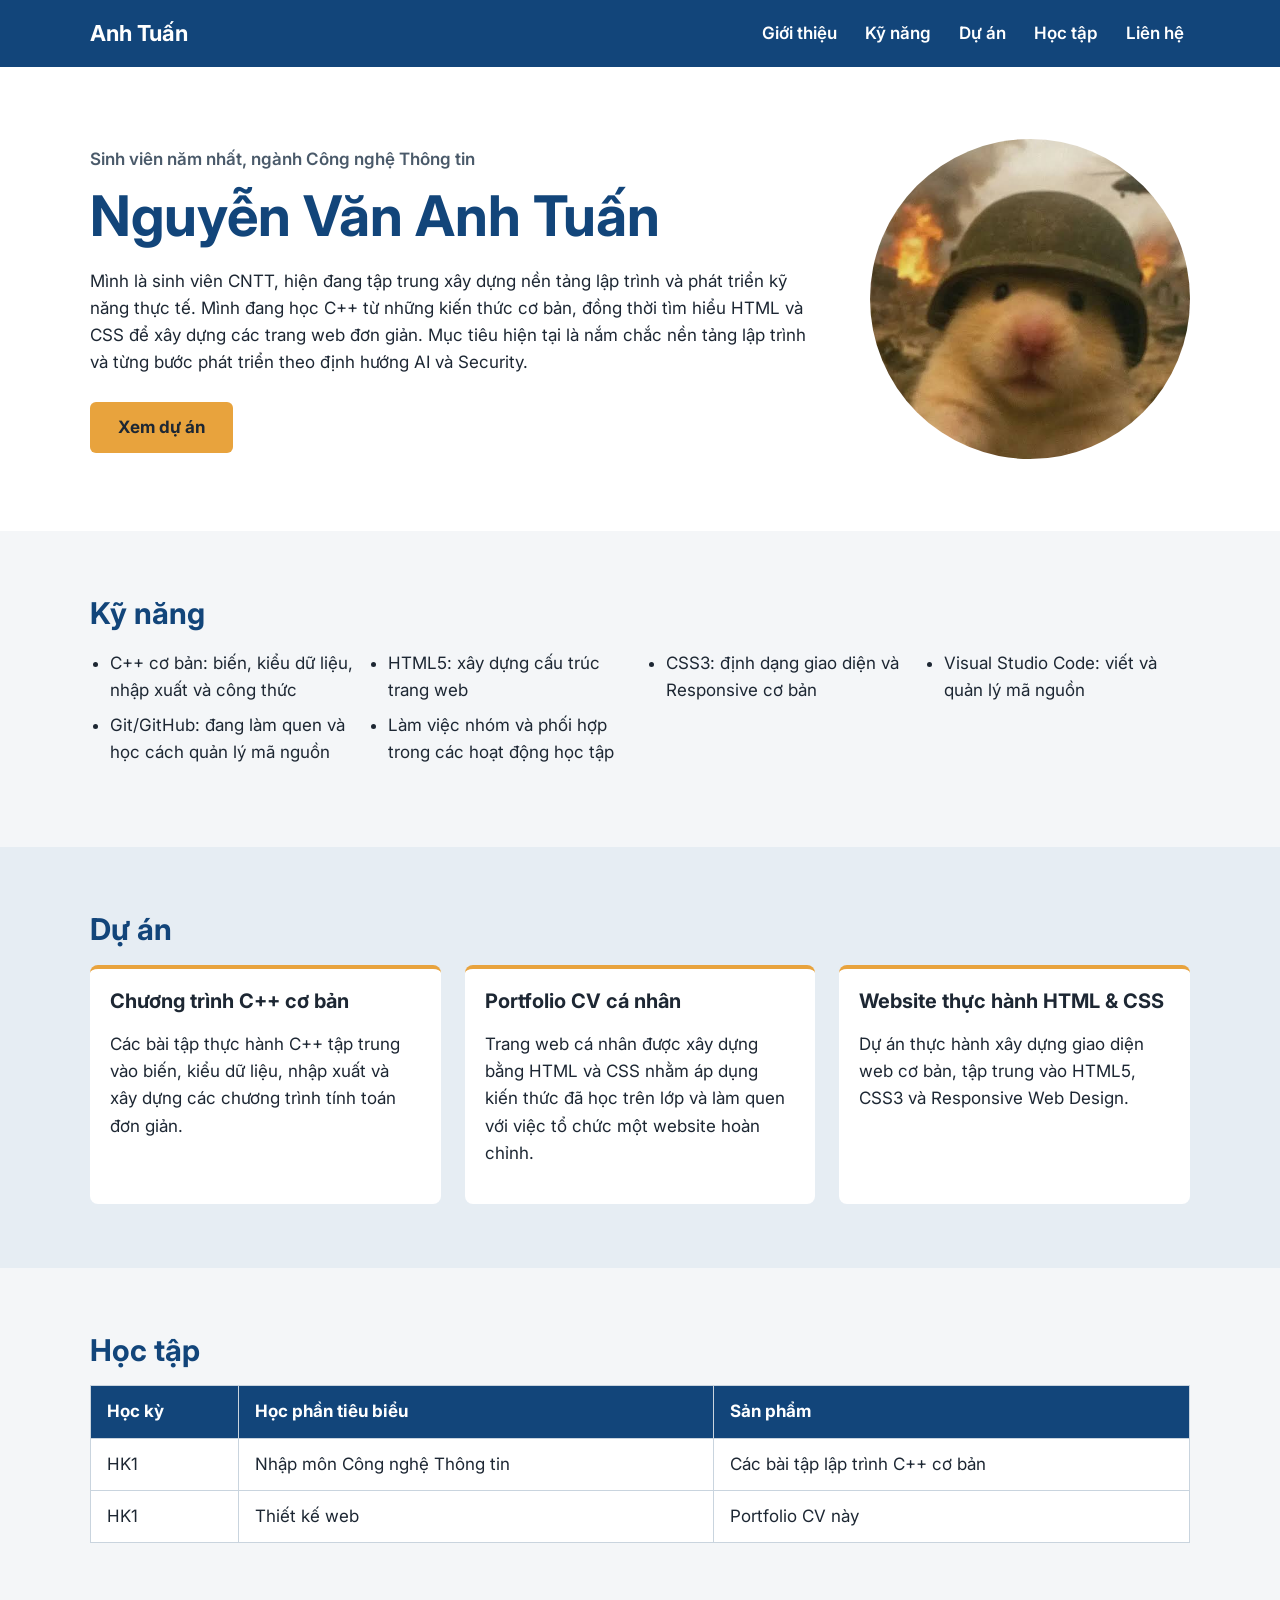
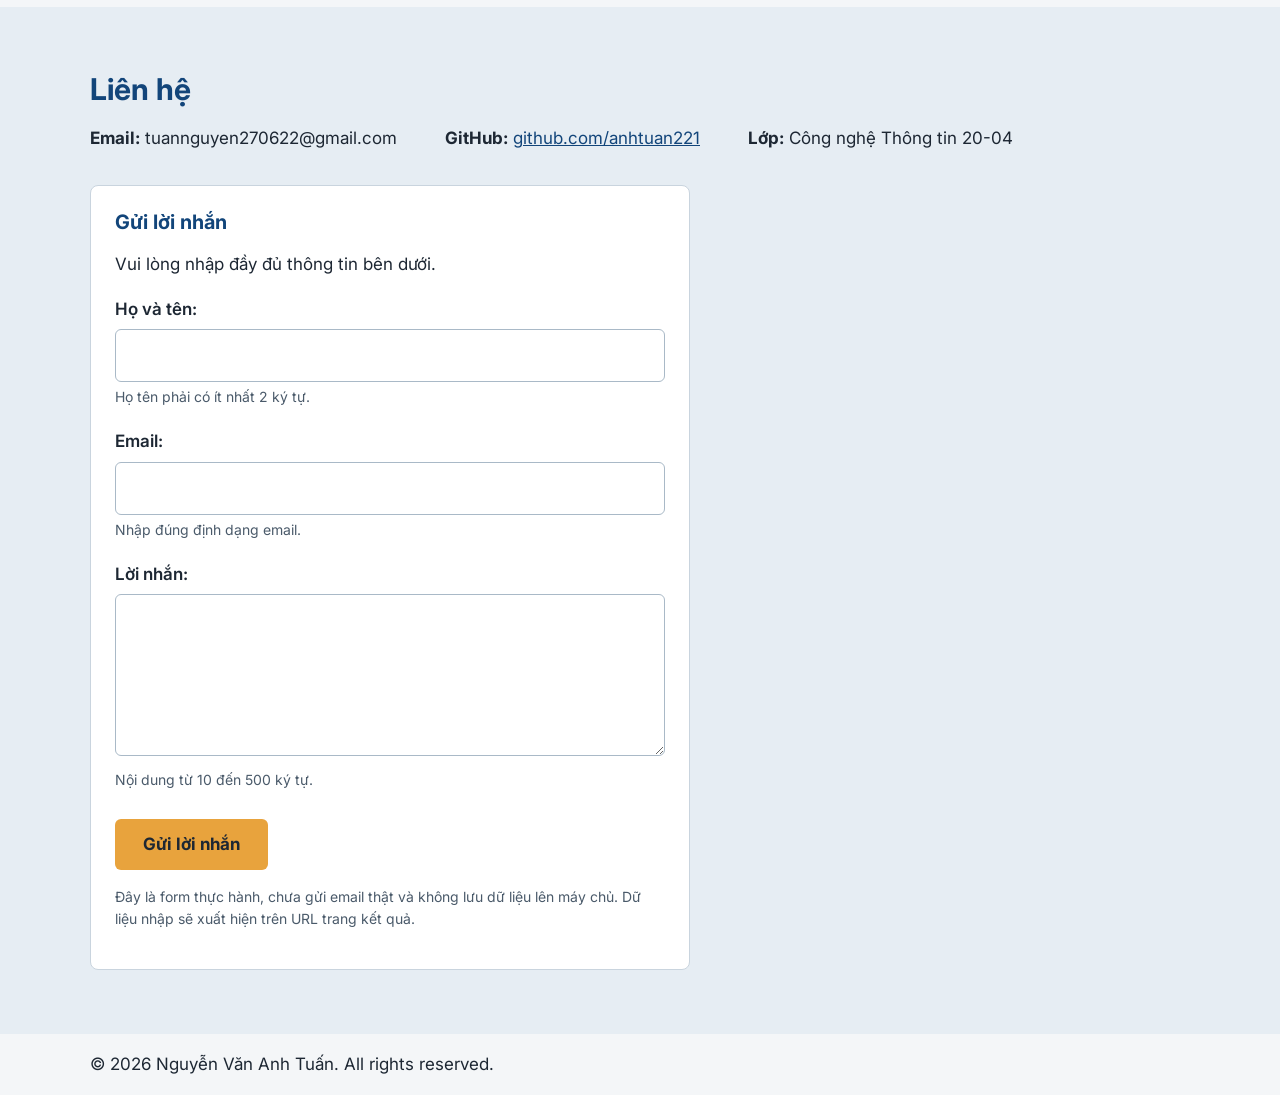
<file: index.html>
<!doctype html>
<html lang="vi">

<head>
  <meta charset="UTF-8" />
  <meta name="viewport" content="width=device-width, initial-scale=1.0" />
  <title>Nguyễn Văn Anh Tuấn - Portfolio CV</title>
  <link rel="preconnect" href="https://fonts.googleapis.com" />
  <link rel="stylesheet" href="https://fonts.googleapis.com/css2?family=Inter:wght@400;500;600;700&display=swap" />
  <link rel="stylesheet" href="css/style.css" />
</head>

<body>
  <header class="site-header">
    <div class="container">
      <a class="logo" href="#gioi-thieu">Anh Tuấn</a>
      <nav aria-label="Menu chính">
        <ul class="menu">
          <li><a href="#gioi-thieu">Giới thiệu</a></li>
          <li><a href="#ky-nang">Kỹ năng</a></li>
          <li><a href="#du-an">Dự án</a></li>
          <li><a href="#hoc-tap">Học tập</a></li>
          <li><a href="#lien-he">Liên hệ</a></li>
        </ul>
      </nav>
    </div>
  </header>

  <main id="noi-dung">
    <section id="gioi-thieu" class="hero">
      <div class="container hero-inner">
        <div class="hero-text">
          <p class="hero-role">
            Sinh viên năm nhất, ngành Công nghệ Thông tin
          </p>

          <h1>Nguyễn Văn Anh Tuấn</h1>

          <p>
            Mình là sinh viên CNTT, hiện đang tập trung xây dựng nền tảng lập
            trình và phát triển kỹ năng thực tế. Mình đang học C++ từ những
            kiến thức cơ bản, đồng thời tìm hiểu HTML và CSS để xây dựng các
            trang web đơn giản. Mục tiêu hiện tại là nắm chắc nền tảng lập
            trình và từng bước phát triển theo định hướng AI và Security.
          </p>

          <a class="button" href="#du-an">Xem dự án</a>
        </div>

        <img class="avatar" src="assets/abc.jpg"
          alt="Ảnh đại diện minh họa của Nguyễn Văn Anh Tuấn" />
      </div>
    </section>

    <section id="ky-nang" class="section">
      <div class="container">
        <h2>Kỹ năng</h2>

        <ul class="skills">
          <li>C++ cơ bản: biến, kiểu dữ liệu, nhập xuất và công thức</li>
          <li>HTML5: xây dựng cấu trúc trang web</li>
          <li>CSS3: định dạng giao diện và Responsive cơ bản</li>
          <li>Visual Studio Code: viết và quản lý mã nguồn</li>
          <li>Git/GitHub: đang làm quen và học cách quản lý mã nguồn</li>
          <li>Làm việc nhóm và phối hợp trong các hoạt động học tập</li>
        </ul>
      </div>
    </section>

    <section id="du-an" class="section section-alt">
      <div class="container">
        <h2>Dự án</h2>

        <div class="projects">
          <article class="card">
          

            <h3>Chương trình C++ cơ bản</h3>

            <p>
              Các bài tập thực hành C++ tập trung vào biến, kiểu dữ liệu, nhập
              xuất và xây dựng các chương trình tính toán đơn giản.
            </p>

            <span class="pending-link">
            
            </span>
          </article>

          <article class="card">
            

            <h3>Portfolio CV cá nhân</h3>

            <p>
              Trang web cá nhân được xây dựng bằng HTML và CSS nhằm áp dụng
              kiến thức đã học trên lớp và làm quen với việc tổ chức một
              website hoàn chỉnh.
            </p>

            <span class="pending-link">
             
            </span>
          </article>

          <article class="card">
           

            <h3>Website thực hành HTML & CSS</h3>

            <p>
              Dự án thực hành xây dựng giao diện web cơ bản, tập trung vào
              HTML5, CSS3 và Responsive Web Design.
            </p>

            <span class="pending-link">
              
            </span>
          </article>
        </div>
      </div>
    </section>

    <section id="hoc-tap" class="section">
      <div class="container">
        <h2>Học tập</h2>

        <table class="study">
          <thead>
            <tr>
              <th>Học kỳ</th>
              <th>Học phần tiêu biểu</th>
              <th>Sản phẩm</th>
            </tr>
          </thead>

          <tbody>
            <tr>
              <td>HK1</td>
              <td>Nhập môn Công nghệ Thông tin</td>
              <td>Các bài tập lập trình C++ cơ bản</td>
            </tr>

            <tr>
              <td>HK1</td>
              <td>Thiết kế web</td>
              <td>Portfolio CV này</td>
            </tr>
          </tbody>
        </table>
      </div>
    </section>


    <section id="lien-he" class="section section-alt">
      <div class="container">
        <h2>Liên hệ</h2>

        <ul class="contact">
          <li>
            <strong>Email:</strong> tuannguyen270622@gmail.com
            <a href="mailto:tuannguyen270622@gmail.com">
              
            </a>
          </li>

          <li>
            <strong>GitHub:</strong>
            <a href="https://github.com/anhtuan221" target="_blank" rel="noopener noreferrer">
              github.com/anhtuan221
            </a>
          </li>

          <li>
            <strong>Lớp:</strong> Công nghệ Thông tin 20-04
          </li>
        </ul>

        <!-- Form liên hệ - Lab 5 -->
        <form action="ket-qua.html" method="get" class="contact-form">
          <h3>Gửi lời nhắn</h3>
          <p>Vui lòng nhập đầy đủ thông tin bên dưới.</p>

          <div class="form-group">
            <label for="fullname">Họ và tên:</label>
            <input type="text" id="fullname" name="fullname" minlength="2" required aria-describedby="fullname-help" />
            <small id="fullname-help">
              Họ tên phải có ít nhất 2 ký tự.
            </small>
          </div>

          <div class="form-group">
            <label for="email">Email:</label>
            <input type="email" id="email" name="email" required aria-describedby="email-help" />
            <small id="email-help">
              Nhập đúng định dạng email.
            </small>
          </div>

          <div class="form-group">
            <label for="message">Lời nhắn:</label>
            <textarea id="message" name="message" rows="5" minlength="10" maxlength="500" required
              aria-describedby="message-help"></textarea>
            <small id="message-help">
              Nội dung từ 10 đến 500 ký tự.
            </small>
          </div>

          <button type="submit" class="button">
            Gửi lời nhắn
          </button>

          <p class="form-note">
            Đây là form thực hành, chưa gửi email thật
            và không lưu dữ liệu lên máy chủ.
            Dữ liệu nhập sẽ xuất hiện trên URL trang kết quả.
          </p>
        </form>
      </div>
    </section>

  </main>

  <footer class="site-footer">
    <div class="container">
      <p>© 2026 Nguyễn Văn Anh Tuấn. All rights reserved.</p>
    </div>
  </footer>
</body>

</html>
</file>
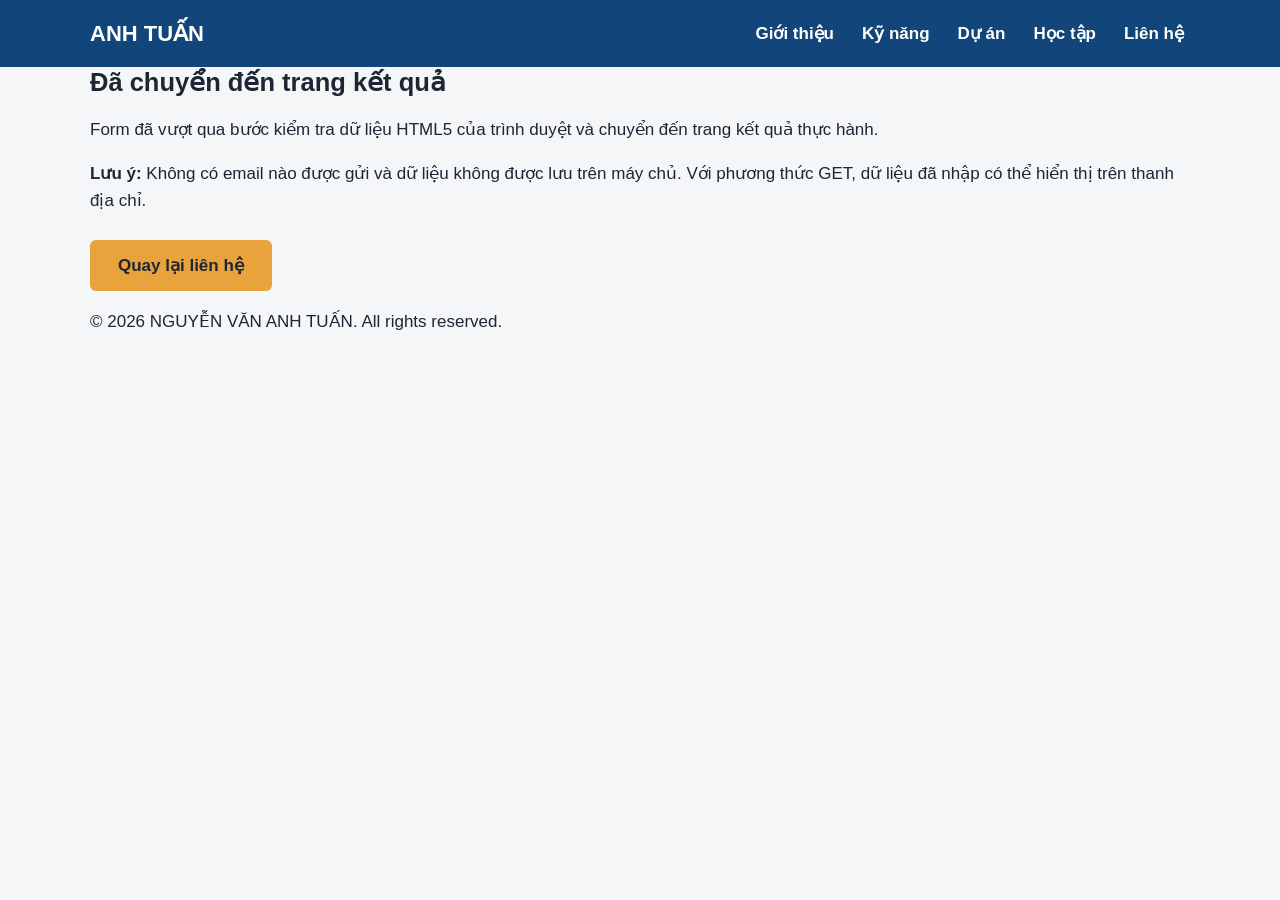
<file: ket-qua.html>
<!doctype html>
<html lang="vi">

<head>
  <meta charset="UTF-8" />
  <meta name="viewport" content="width=device-width, initial-scale=1.0" />
  <title>Kết quả liên hệ - NGUYỄN VĂN ANH TUẤN</title>
  <link rel="stylesheet" href="css/style.css" />
</head>

<body>
  <header class="site-header">
    <div class="container">
      <a class="logo" href="index.html#gioi-thieu">
        ANH TUẤN
      </a>

      <nav aria-label="Menu chính">
        <ul class="menu">
          <li><a href="index.html#gioi-thieu">Giới thiệu</a></li>
          <li><a href="index.html#ky-nang">Kỹ năng</a></li>
          <li><a href="index.html#du-an">Dự án</a></li>
          <li><a href="index.html#hoc-tap">Học tập</a></li>
          <li><a href="index.html#lien-he">Liên hệ</a></li>
        </ul>
      </nav>
    </div>
  </header>

  <main id="noi-dung" class="result-main">
    <div class="container">
      <section class="result-panel" aria-labelledby="result-title">
        <h1 id="result-title">
          Đã chuyển đến trang kết quả
        </h1>

        <p>
          Form đã vượt qua bước kiểm tra dữ liệu HTML5
          của trình duyệt và chuyển đến trang kết quả
          thực hành.
        </p>

        <p>
          <strong>Lưu ý:</strong>
          Không có email nào được gửi và dữ liệu không
          được lưu trên máy chủ. Với phương thức GET,
          dữ liệu đã nhập có thể hiển thị trên thanh địa chỉ.
        </p>

        <a class="button" href="index.html#lien-he">
          Quay lại liên hệ
        </a>
      </section>
    </div>
  </main>

  <footer class="site-footer">
    <div class="container">
      <p>© 2026 NGUYỄN VĂN ANH TUẤN. All rights reserved.</p>
    </div>
  </footer>
</body>

</html>
</file>
<file: css/style.css>
﻿
/* PORTFOLIO V5 - ANH TUAN
   Nang cap tu CSS cu theo yeu cau Lab 5
*/
*,
*::before,
*::after {
  box-sizing: border-box;
}

html {
  scroll-behavior: smooth;
}

body {
  width: 100%;
  min-width: 0;
  margin: 0;
  font-family: "Inter", "Segoe UI", Arial, sans-serif;
  font-size: 1.0625rem;
  line-height: 1.6;
  color: #1d2733;
  background: #f4f6f8;
}

h1,
h2,
h3 {
  line-height: 1.25;
  margin: 0 0 1rem;
}

h2 {
  font-size: 1.875rem;
  color: #12457a;
}

a {
  color: #12457a;
}

a:focus-visible,
button:focus-visible,
input:focus-visible,
textarea:focus-visible {
  outline: 0.1875rem solid #e8a33d;
  outline-offset: 0.1875rem;
}

.container {
  width: 100%;
  max-width: 1148px;
  margin: 0 auto;
  padding: 0 1.5rem;
}

.section {
  padding: 4rem 0;
}

.section-alt {
  background: #e6edf3;
}

.site-header {
  background: #12457a;
  padding: 1rem 0;
}

.site-header .container {
  display: flex;
  justify-content: space-between;
  align-items: center;
  flex-wrap: wrap;
  gap: 1rem;
}

.logo {
  color: #ffffff;
  font-size: 1.375rem;
  font-weight: 700;
  text-decoration: none;
}

.menu {
  display: flex;
  gap: 0 1rem;
  list-style: none;
  flex-wrap: wrap;
  margin: 0;
  padding: 0;
  white-space: nowrap;
}

.menu a {
  display: inline-block;
  color: #ffffff;
  text-decoration: none;
  font-weight: 600;
  padding: 0.25rem 0.375rem;
  border-radius: 0.25rem;
  transition: background-color 180ms ease;
}

.menu a:hover {
  background-color: #28639b;
  text-decoration: underline;
}

.hero {
  background: #ffffff;
  padding: 4.5rem 0;
}

.hero-inner {
  display: flex;
  align-items: center;
  gap: 4rem;
  flex-wrap: wrap;
}

.hero-text {
  flex: 1;
  min-width: 0;
}

.hero-role {
  color: #4a5a6a;
  font-weight: 600;
  margin: 0 0 0.5rem;
}

.hero h1 {
  font-size: 3.5rem;
  color: #12457a;
}

.button {
  display: inline-block;
  margin-top: 0.5rem;
  padding: 0.75rem 1.75rem;
  background: #e8a33d;
  color: #1d2733;
  font: inherit;
  font-weight: 700;
  text-decoration: none;
  border: none;
  border-radius: 0.375rem;
  cursor: pointer;
  transition: background-color 180ms ease,
              transform 180ms ease;
}

.button:hover {
  background: #f4ba63;
  color: #1d2733;
}

.button:active {
  transform: translateY(0.0625rem);
}

.img {
  max-width: 100%;
  height: auto;
}

.avatar {
  width: 20rem;
  height: 20rem;
  max-width: 100%;
  border-radius: 50%;
  object-fit: cover;
}

.skills {
  display: grid;
  grid-template-columns: repeat(auto-fit, minmax(13.75rem, 1fr));
  gap: 0.5rem 2rem;
  padding-left: 1.25rem;
}

.projects {
  display: grid;
  grid-template-columns: repeat(auto-fit, minmax(15.625rem, 1fr));
  gap: 1.5rem;
}

.card {
  background: #ffffff;
  padding: 1.25rem;
  border-radius: 0.5rem;
  border-top: 0.25rem solid #e8a33d;
  transition: transform 180ms ease,
              box-shadow 180ms ease;
}

.card:hover,
.card:focus-within {
  transform: translateY(-0.25rem);
  box-shadow: 0 0.375rem 1rem rgba(0, 0, 0, 0.12);
}

.card a {
  overflow-wrap: anywhere;
}

.card img {
  width: 100%;
  max-width: 100%;
  height: auto;
  display: block;
  margin-bottom: 1rem;
}

.card h3 {
  font-size: 1.25rem;
}

.study {
  width: 100%;
  border-collapse: collapse;
  background: #ffffff;
}

.study th,
.study td {
  padding: 0.75rem 1rem;
  border: 0.0625rem solid #c9d4de;
  text-align: left;
}

.study th {
  background: #12457a;
  color: #ffffff;
}

.contact {
  display: flex;
  gap: 3rem;
  list-style: none;
  padding: 0;
  flex-wrap: wrap;
}

.contact-form {
  max-width: 37.5rem;
  margin-top: 2rem;
  padding: 1.5rem;
  background: #ffffff;
  border: 0.0625rem solid #c9d4de;
  border-radius: 0.5rem;
}

.contact-form h3 {
  color: #12457a;
}

.form-group {
  margin-bottom: 1.25rem;
}

.form-group label {
  display: block;
  margin-bottom: 0.375rem;
  font-weight: 600;
}

.form-group input,
.form-group textarea {
  width: 100%;
  min-width: 0;
  box-sizing: border-box;
  padding: 0.75rem;
  border: 0.0625rem solid #a9b9c7;
  border-radius: 0.375rem;
  font: inherit;
  background: #ffffff;
  color: #1d2733;
}

.form-group textarea {
  resize: vertical;
}

.form-group input:focus-visible,
.form-group textarea:focus-visible {
  border-color: #12457a;
  outline: 0.1875rem solid #e8a33d;
  outline-offset: 0.1875rem;
}

.form-group input:focus:invalid:not(:placeholder-shown),
.form-group textarea:focus:invalid:not(:placeholder-shown) {
  border-color: #b34343;
}

.form-group small {
  display: block;
  margin-top: 0.25rem;
  color: #4a5a6a;
  font-size: 0.875rem;
}

.form-note {
  margin-top: 1rem;
  font-size: 0.875rem;
  color: #4a5a6a;
}

.site-footer .container {
  display: flex;
  justify-content: space-between;
  align-items: center;
  flex-wrap: wrap;
  gap: 1rem;
}

@media (max-width: 768px) {
  .section {
    padding: 3rem 0;
  }

  .hero {
    padding: 3.5rem 0;
  }

  .hero-inner {
    gap: 2.5rem;
  }

  .hero h1 {
    font-size: 2.75rem;
  }

  .avatar {
    width: 16.25rem;
    height: 16.25rem;
  }

  .menu {
    gap: 1.25rem;
  }

  .study th,
  .study td {
    padding: 0.625rem 0.75rem;
  }
}

@media (max-width: 480px) {
  body {
    font-size: 1rem;
  }

  .container {
    padding: 0 1rem;
  }

  .site-header .container {
    flex-direction: column;
    align-items: flex-start;
  }

  .menu {
    flex-wrap: wrap;
    gap: 0.75rem 1.25rem;
    white-space: normal;
  }

  .hero-inner {
    flex-direction: column;
    align-items: center;
    text-align: center;
    gap: 2rem;
  }

  .hero h1 {
    font-size: 2.25rem;
  }

  .avatar {
    width: 13.75rem;
    height: 13.75rem;
  }

  .button {
    padding: 0.625rem 1.375rem;
  }

  .section {
    padding: 2.5rem 0;
  }

  h2 {
    font-size: 1.625rem;
  }

  .contact {
    flex-direction: column;
    gap: 0.75rem;
  }

  .contact-form {
    padding: 1rem;
  }
}
</file>
